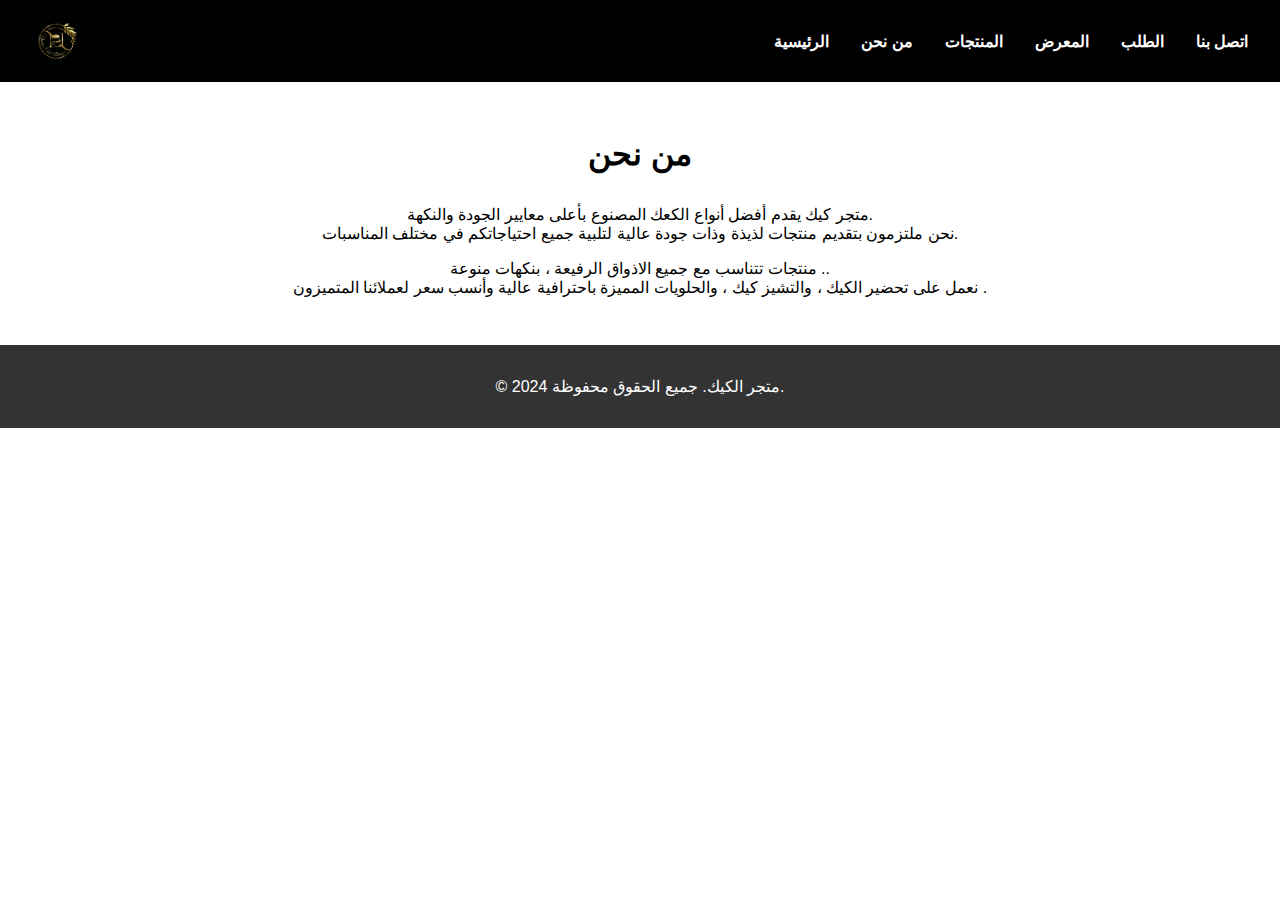
<file: about.html>
<html>
<head>
    <title> من نحن  </title>
    <link rel="stylesheet" href="styles.css">
</head>
<body>
    <header>
        <div class="logo">
            <img src="images/logo.jpg">
        </div>
        <nav>
            <ul>
                <li><a href="index.html">الرئيسية</a></li>
                <li><a href="about.html">من نحن</a></li>
                <li><a href="products.html">المنتجات</a></li>
                <li><a href="gallery.html">المعرض</a></li>
                <li><a href="order.html">الطلب</a></li>
                <li><a href="contact.html">اتصل بنا</a></li>
            </ul>
        </nav>
    </header>
    <main>
        <section class="about">
            <h1>من نحن</h1>
            <p>متجر كيك يقدم أفضل أنواع الكعك المصنوع بأعلى معايير الجودة والنكهة. </br>نحن ملتزمون بتقديم منتجات لذيذة وذات جودة عالية لتلبية جميع احتياجاتكم في مختلف المناسبات.</p>
<p> 
منتجات تتناسب مع جميع الاذواق الرفيعة ، بنكهات منوعة ..</br>

نعمل على تحضير الكيك ، والتشيز كيك ، والحلويات المميزة باحترافية عالية وأنسب سعر لعملائنا المتميزون .</p>

        </section>
    </main>
    <footer>
        <p>&copy; 2024 متجر الكيك. جميع الحقوق محفوظة.</p>
    </footer>
</body>
</html>
</file>
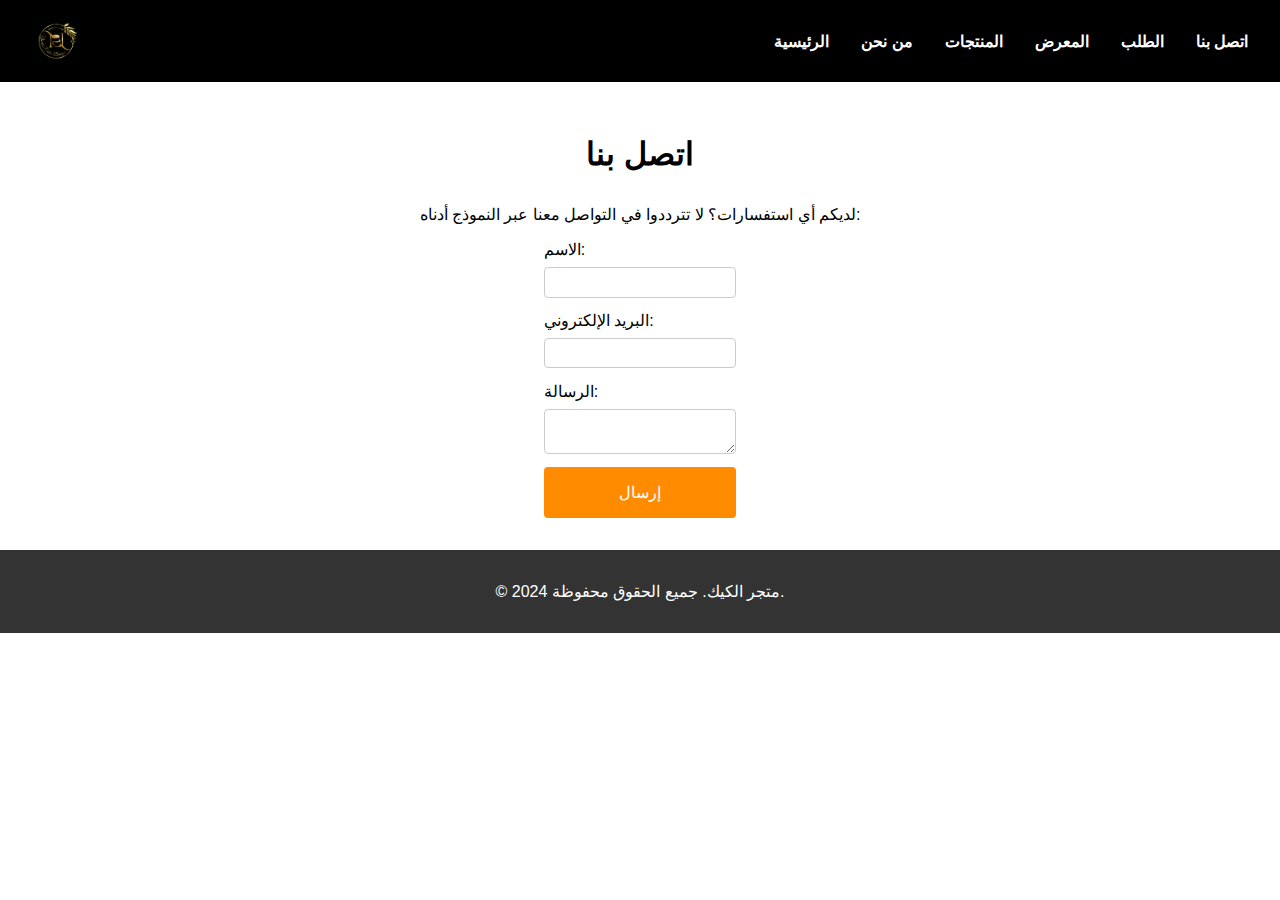
<file: contact.html>
<html>
<head>
    <title>اتصل بنا - متجر الكيك </title>
    <link rel="stylesheet" href="styles.css">
</head>
<body>
    <header>
        <div class="logo">
            <img src="images/logo.jpg">
        </div>
        <nav>
            <ul>
                <li><a href="index.html">الرئيسية</a></li>
                <li><a href="about.html">من نحن</a></li>
                <li><a href="products.html">المنتجات</a></li>
                <li><a href="gallery.html">المعرض</a></li>
                <li><a href="order.html">الطلب</a></li>
                <li><a href="contact.html">اتصل بنا</a></li>
            </ul>
        </nav>
    </header>
    <main>
        <section class="contact">
            <h1>اتصل بنا</h1>
            <p>لديكم أي استفسارات؟ لا تترددوا في التواصل معنا عبر النموذج أدناه:</p>

            <form action="submit_contact.php" method="post">
                <label for="name">الاسم:</label>
                <input type="text" id="name" name="name" required>
                
                <label for="email">البريد الإلكتروني:</label>
                <input type="email" id="email" name="email" required>
                
                <label for="message">الرسالة:</label>
                <textarea id="message" name="message" required></textarea>
                
                <button type="submit">إرسال</button>
            </form>
        </section>
    </main>
    <footer>  
        <p>&copy; 2024 متجر الكيك. جميع الحقوق محفوظة.</p>
    </footer>
</body>
</html>
</file>
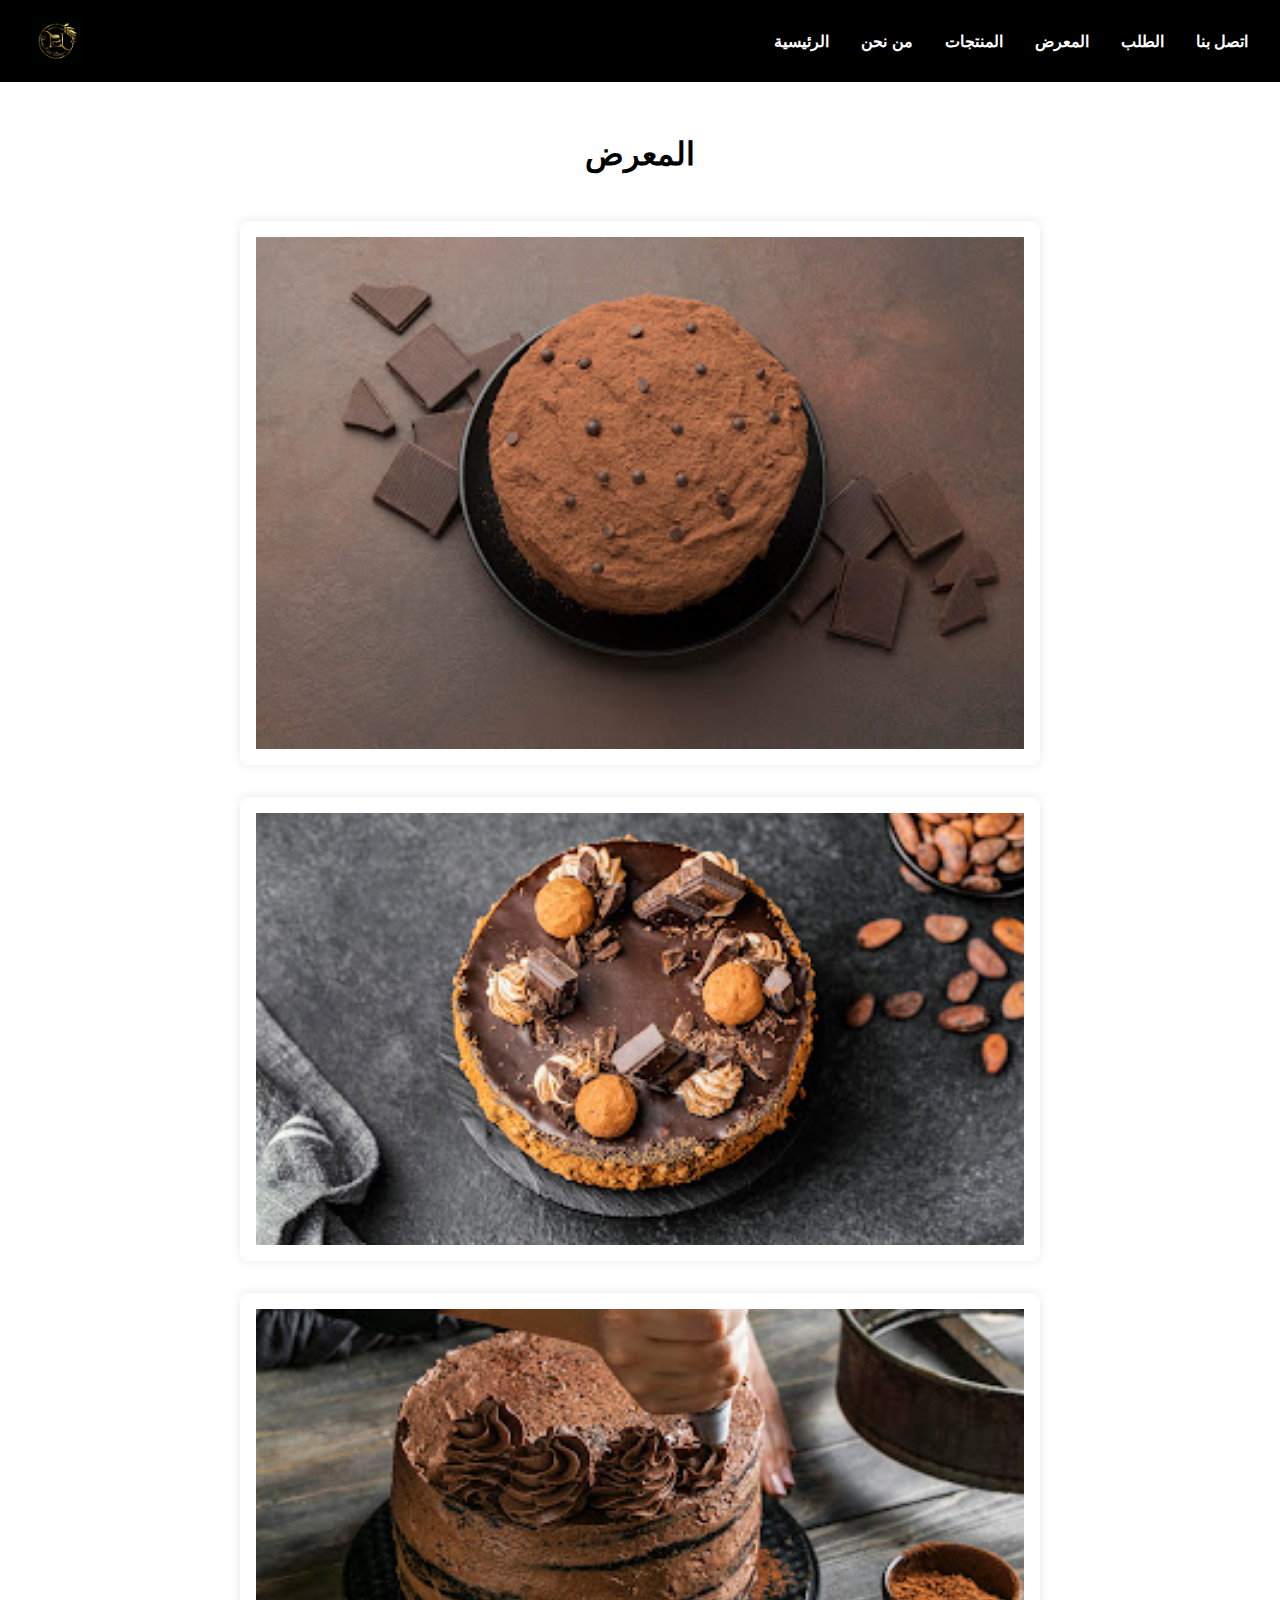
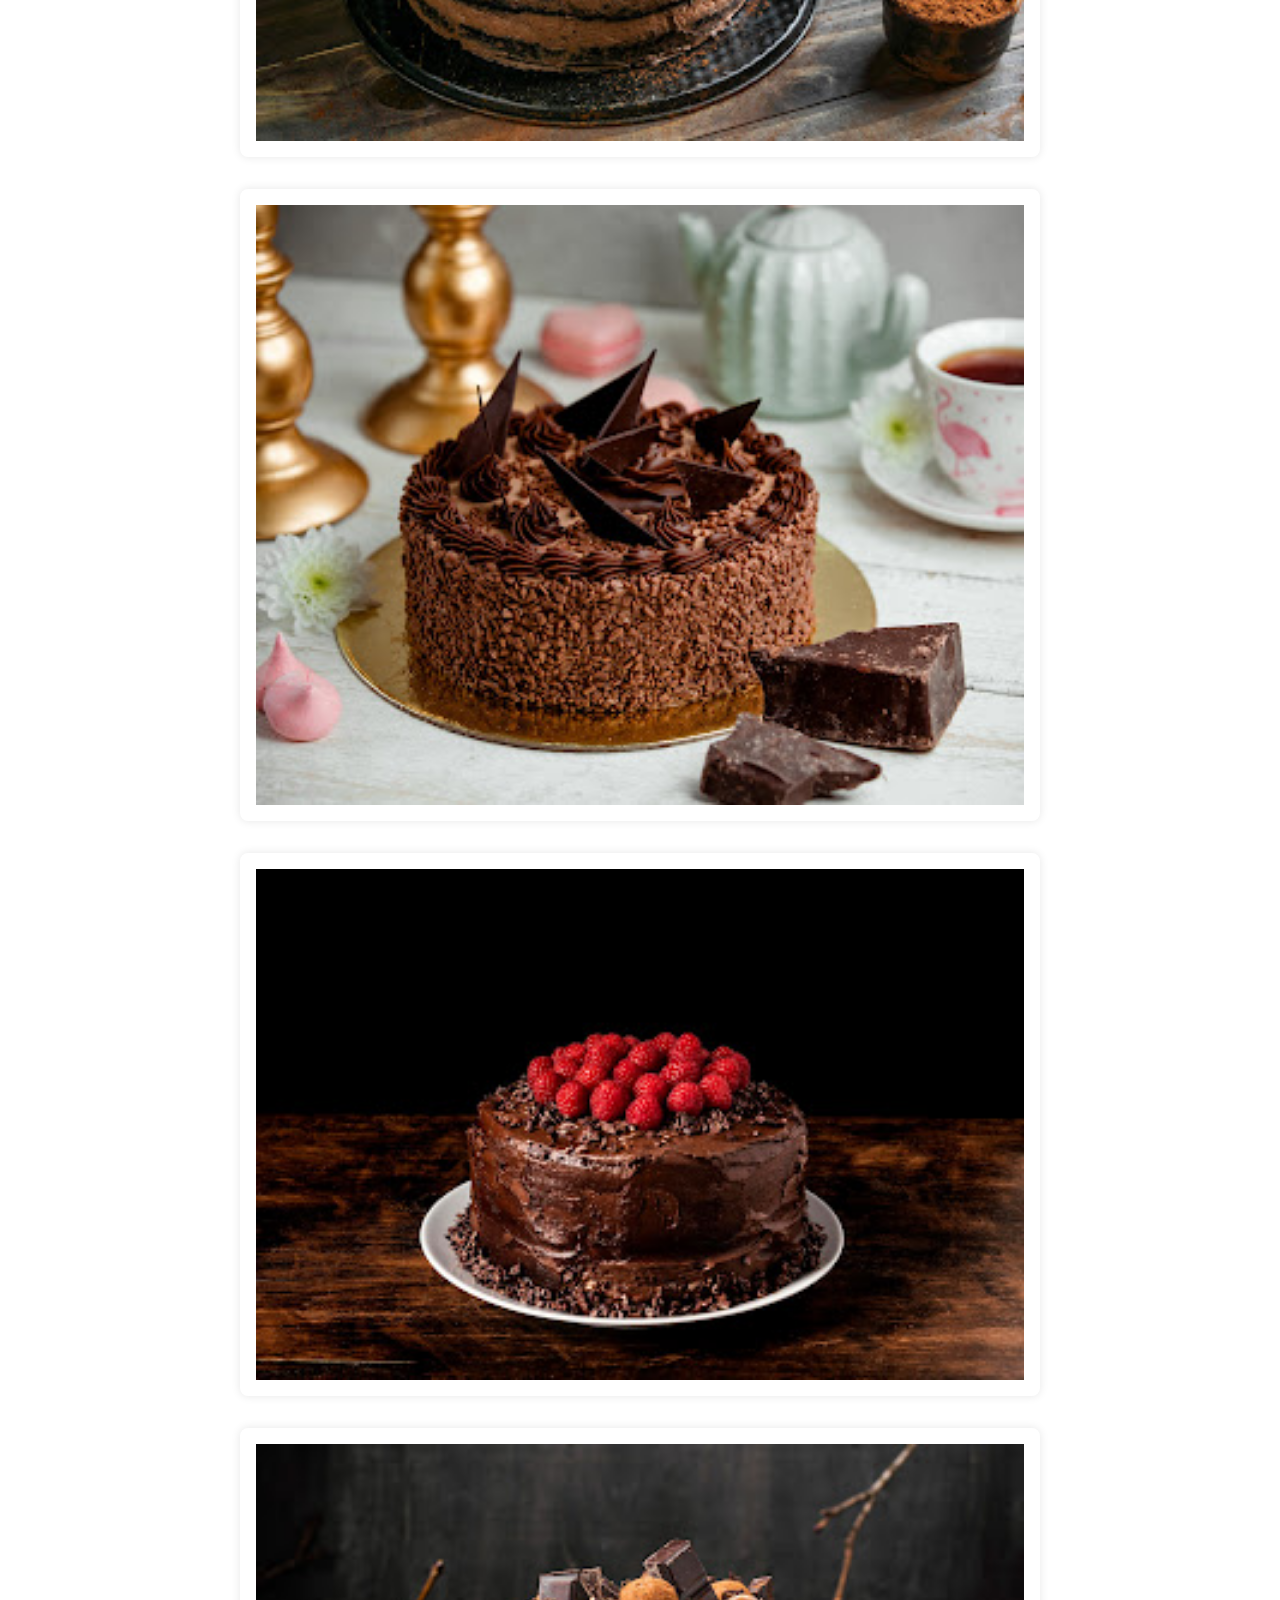
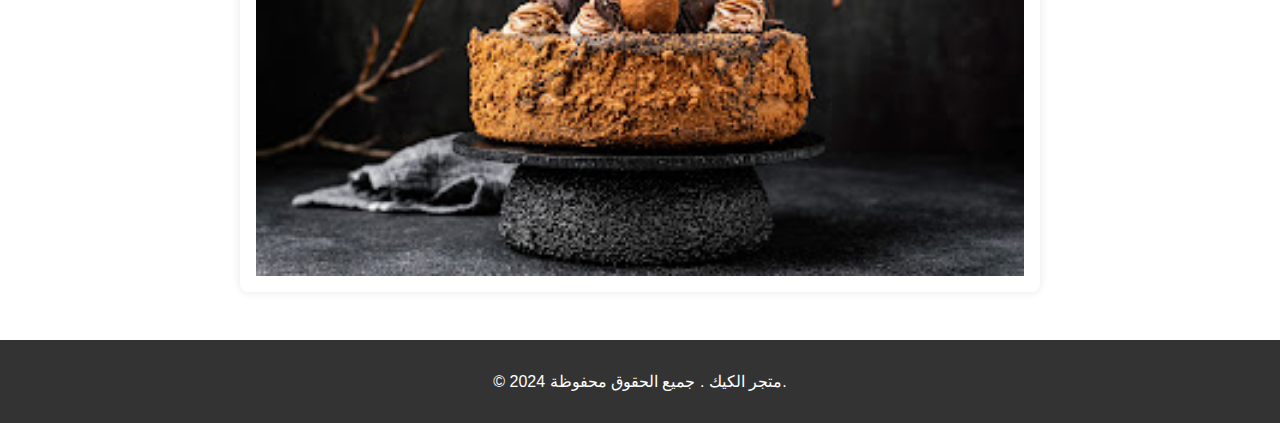
<file: gallery.html>
<html>
<head>
    <title>المعرض-متجر الكيك</title>
    <link rel="stylesheet" href="styles.css">
</head>
<body>
    <header>
        <div class="logo">
            <img src="images/logo.jpg">
        </div>
        <nav>
            <ul>
                <li><a href="index.html">الرئيسية</a></li>
                <li><a href="about.html">من نحن</a></li>
                <li><a href="products.html">المنتجات</a></li>
                <li><a href="gallery.html">المعرض</a></li>
                <li><a href="order.html">الطلب</a></li>
                <li><a href="contact.html">اتصل بنا</a></li>
            </ul>
        </nav>
    </header>
    <main>
        <section class="gallery">
            <h1>المعرض</h1>
            <div class="gallery-images">
                <img src="images/gallery-img-1.jpg">
                <img src="images/gallery-img-2.jpg">
                <img src="images/gallery-img-3.jpg">
                <img src="images/gallery-img-4.jpg">
                <img src="images/gallery-img-5.jpg">
                <img src="images/gallery-img-6.jpg">


            </div>
        </section>
    </main>
    <footer>
        <p>&copy; 2024 متجر الكيك . جميع الحقوق محفوظة.</p>
    </footer>
</body>
</html>
</file>
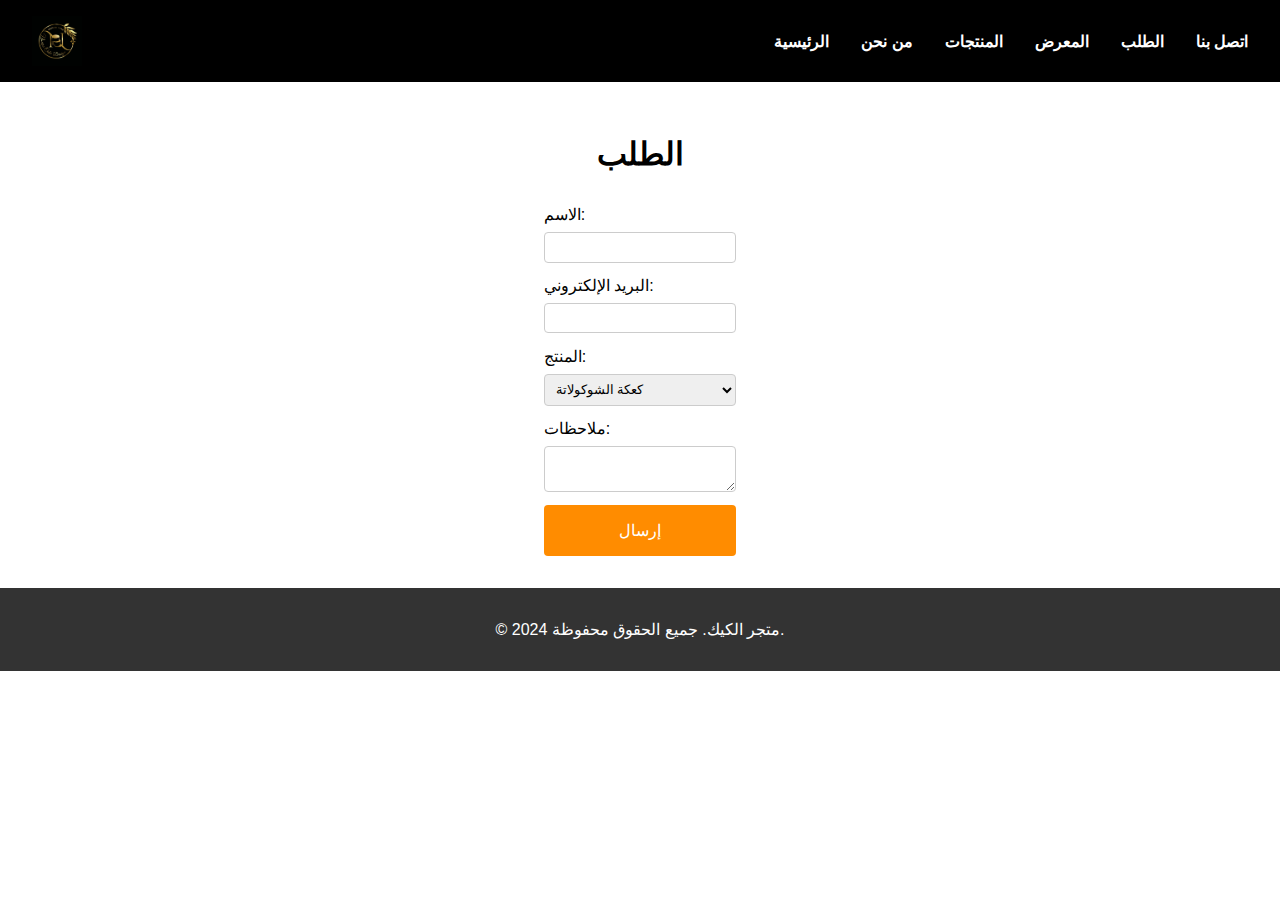
<file: order.html>
<html>
<head>
    <title>الطلب - متجر الكيك </title>
    <link rel="stylesheet" href="styles.css">
</head>
<body>
    <header>
        <div class="logo">
            <img src="images/logo.jpg">
        </div>
        <nav>
            <ul>
                <li><a href="index.html">الرئيسية</a></li>
                <li><a href="about.html">من نحن</a></li>
                <li><a href="products.html">المنتجات</a></li>
                <li><a href="gallery.html">المعرض</a></li>
                <li><a href="order.html">الطلب</a></li>
                <li><a href="contact.html">اتصل بنا</a></li>
            </ul>
        </nav>
    </header>
    <main>
        <section class="order">
            <h1>الطلب</h1>
            <form action="submit_order.php" method="post">
                <label for="name">الاسم:</label>
                <input type="text" id="name" name="name" required>
                
                <label for="email">البريد الإلكتروني:</label>
                <input type="email" id="email" name="email" required>
                
                <label for="product">المنتج:</label>
                <select id="product" name="product" required>
                    <option value="chocolate_cake">كعكة الشوكولاتة</option>
                    <option value="fruit_cake">كعكة الفواكه</option>
                    <option value="Kunafa_cake">كعكة الكنافة</option>
                    <option value="cheese_cake"> تشيز كيك</option>
                    <option value="Mini_cake">مني كيك</option>
                </select>
                
                <label for="message">ملاحظات:</label>
                <textarea id="message" name="message"></textarea>
                
                <button type="submit">إرسال</button>
            </form>
        </section>
    </main>
    <footer>
        <p>&copy; 2024 متجر الكيك. جميع الحقوق محفوظة.</p>
    </footer>
</body>
</html>
</file>
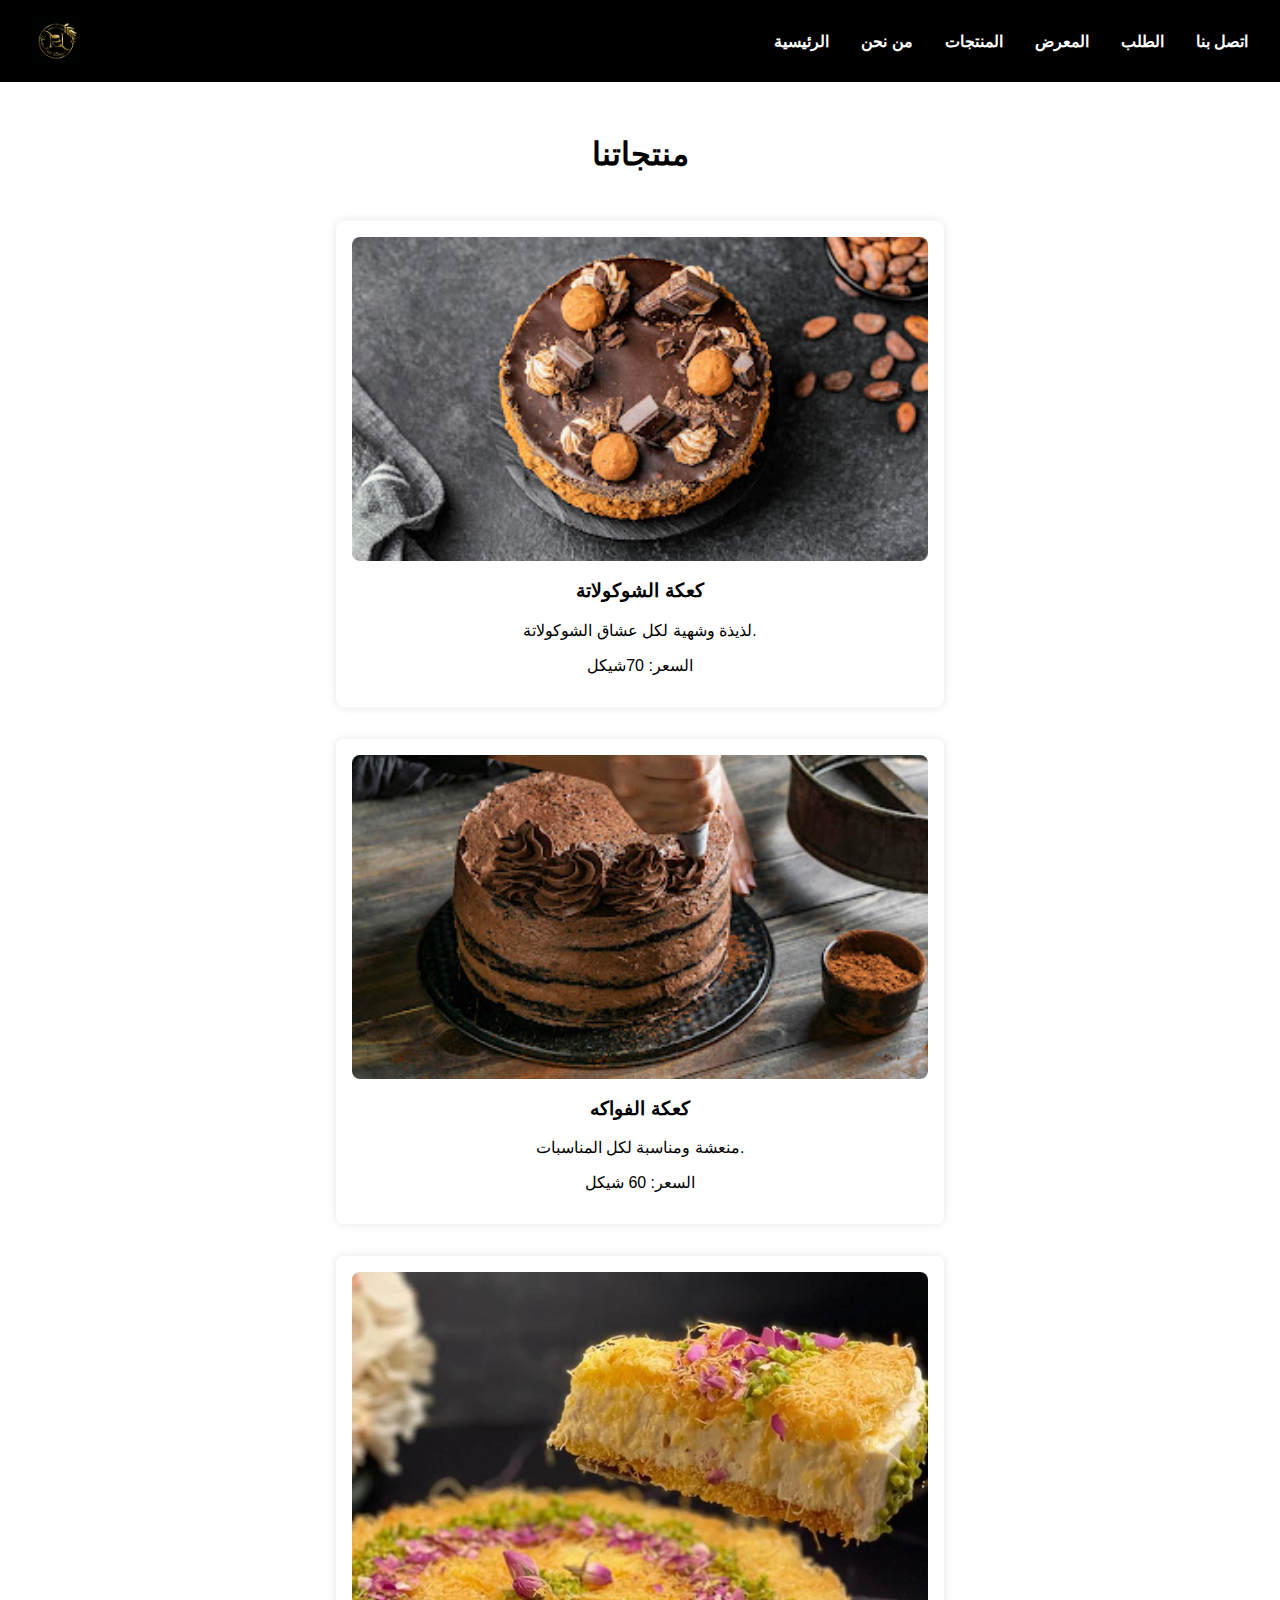
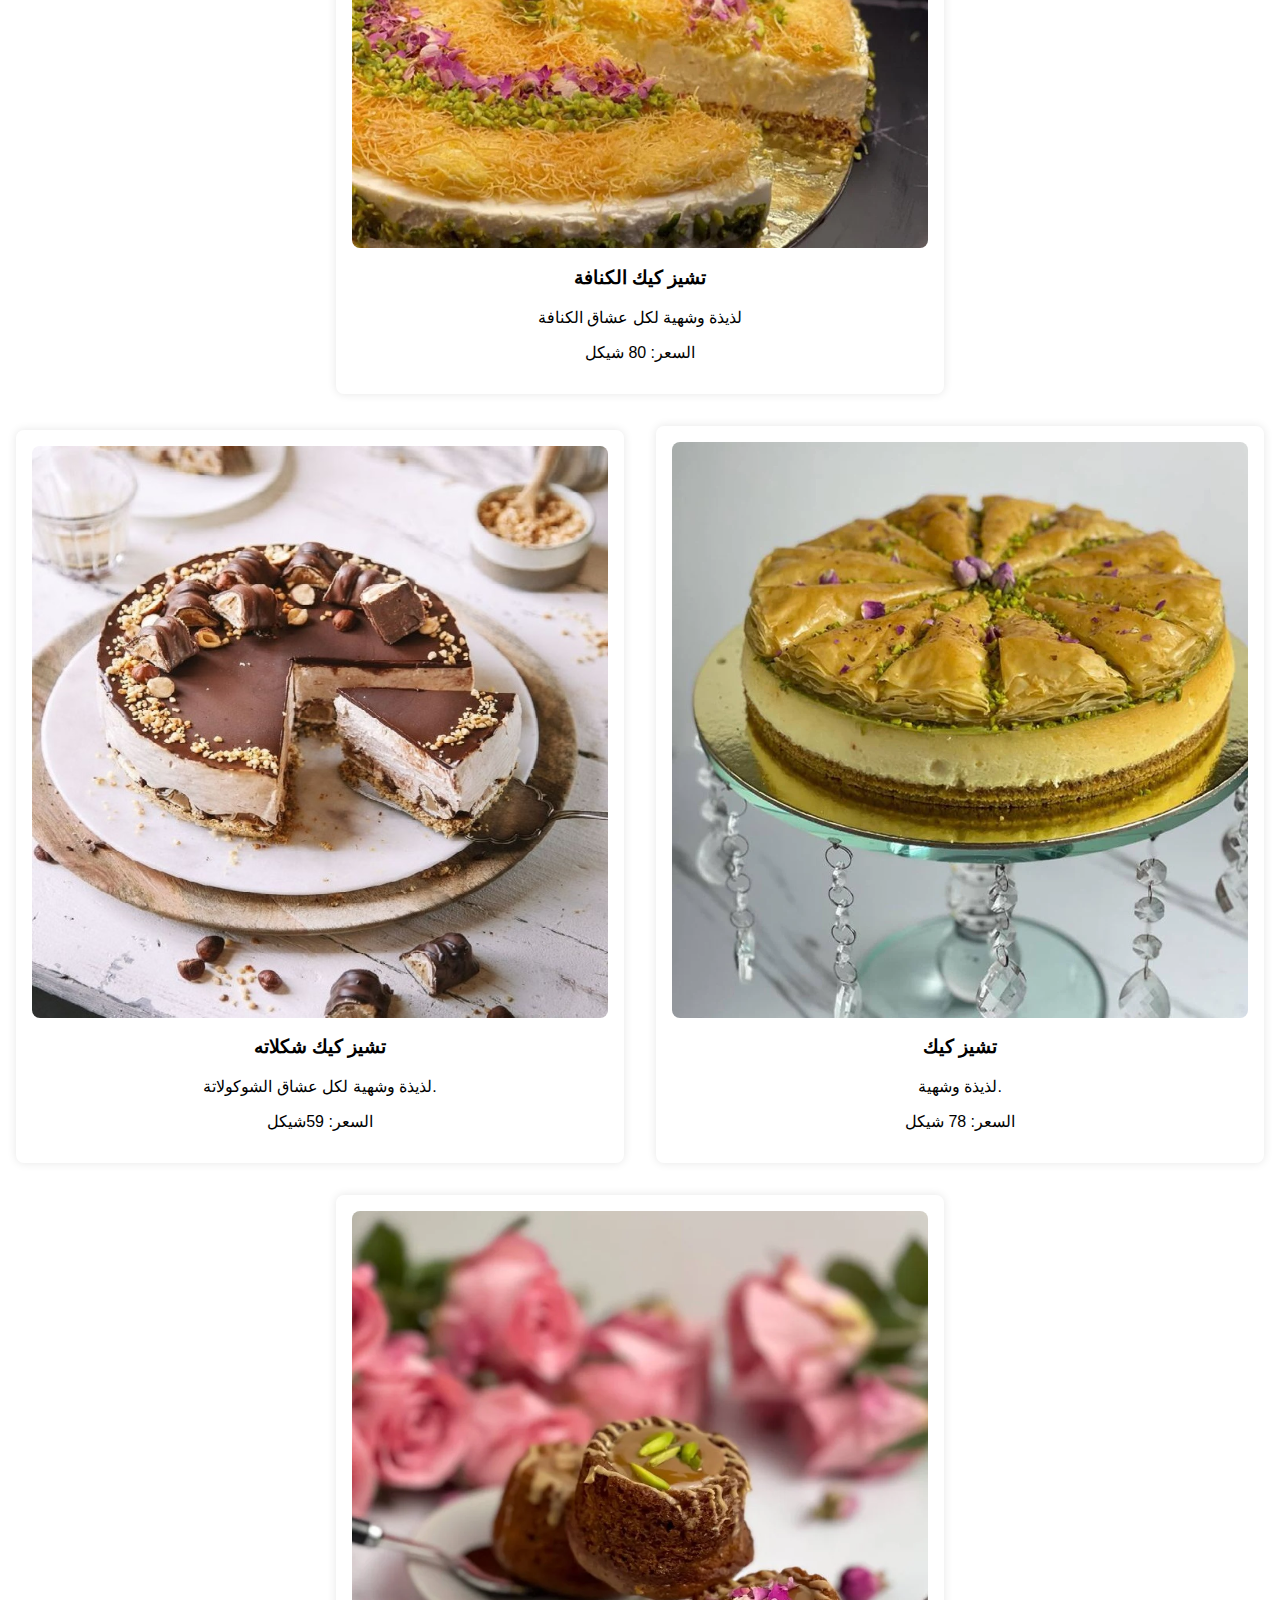
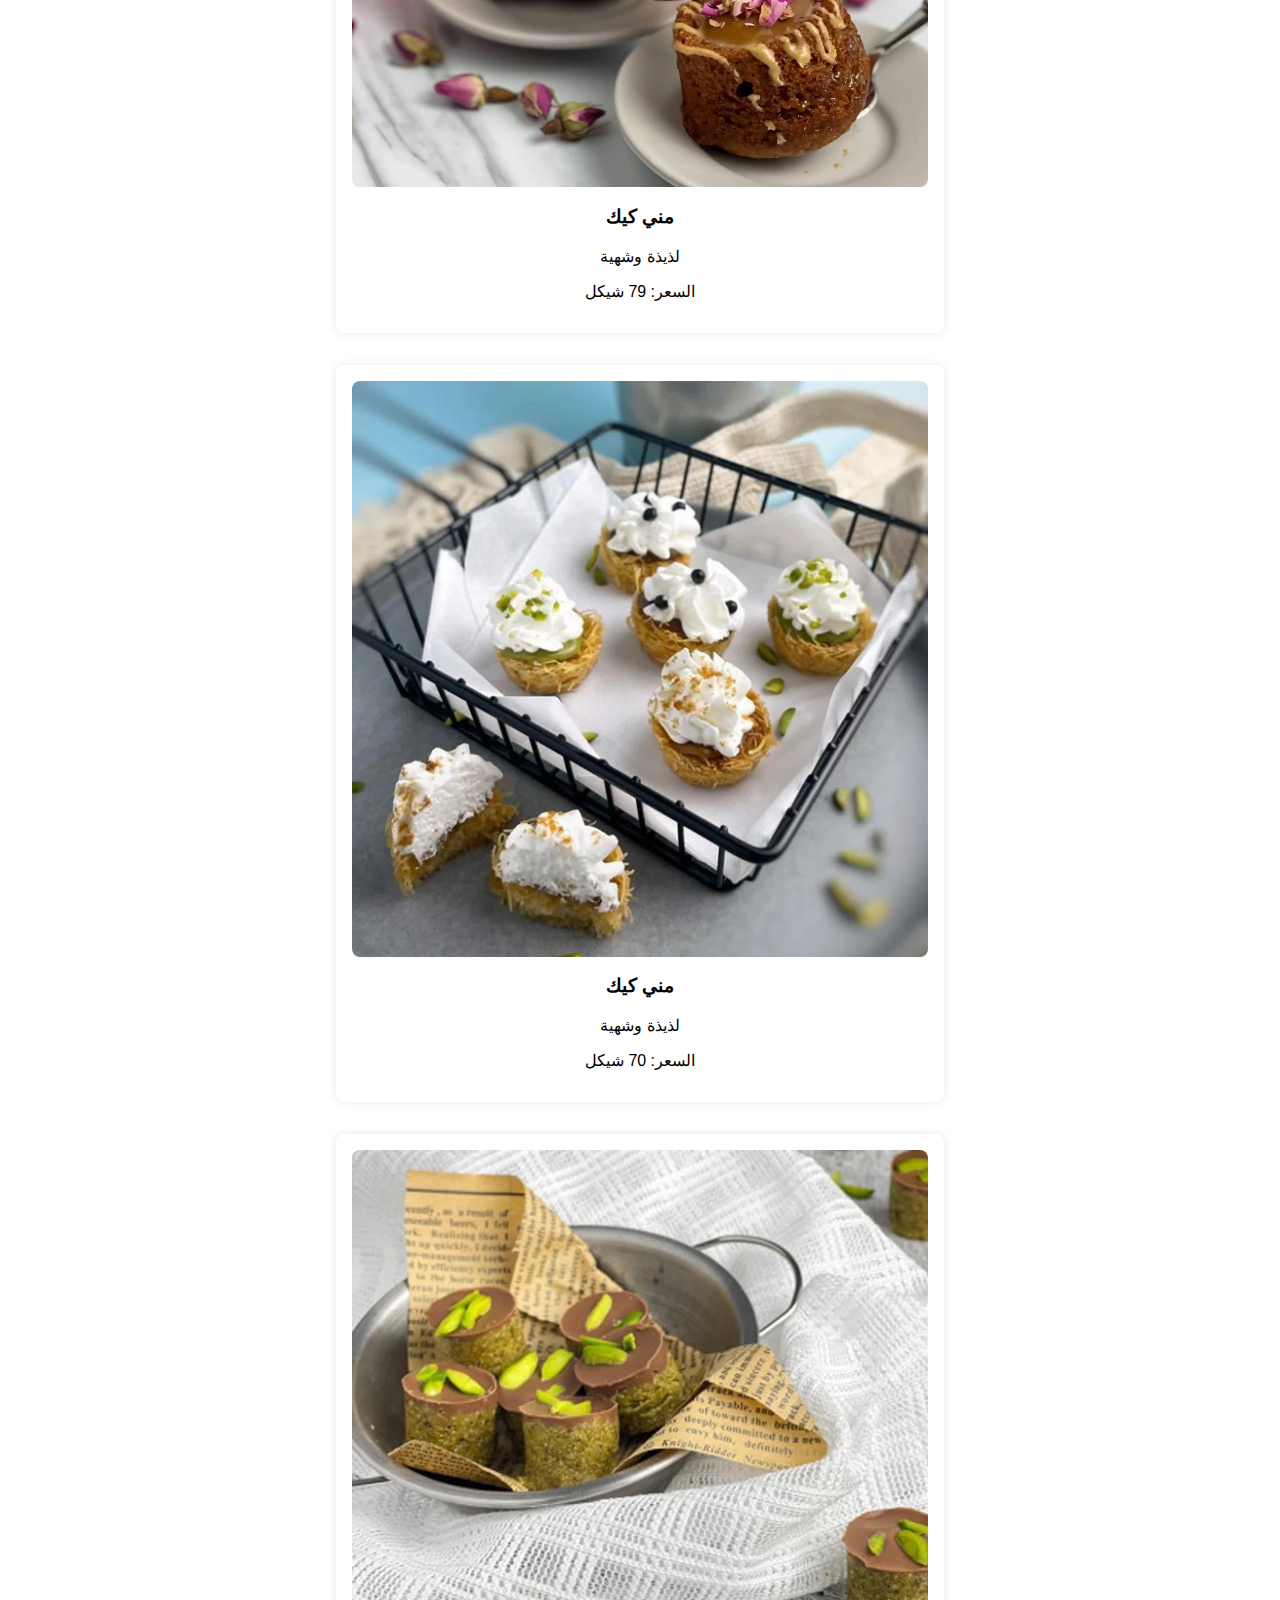
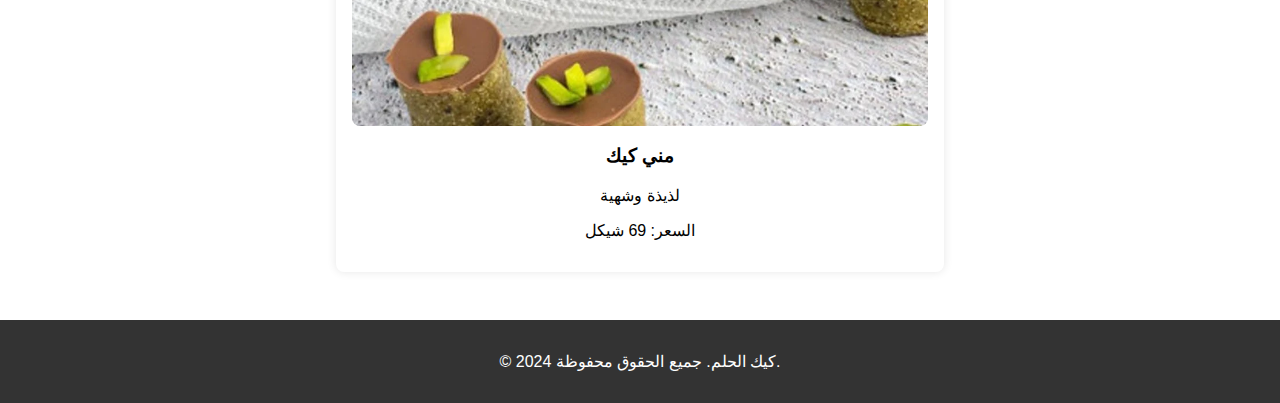
<file: products.html>
<html>
<head>
    <title>المنتجات - كيك الحلم</title>
    <link rel="stylesheet" href="styles.css">
</head>
<body>
    <header>
        <div class="logo">
            <img src="images/logo.jpg">
        </div>
        <nav>
            <ul>
                <li><a href="index.html">الرئيسية</a></li>
                <li><a href="about.html">من نحن</a></li>
                <li><a href="products.html">المنتجات</a></li>
                <li><a href="gallery.html">المعرض</a></li>
                <li><a href="order.html">الطلب</a></li>
                <li><a href="contact.html">اتصل بنا</a></li>
            </ul>
        </nav>
    </header>
    <main>
        <section class="products">
            <h1>منتجاتنا</h1>
            <div class="product">
                <img src="images/gallery-img-2.jpg">
                <h3>كعكة الشوكولاتة</h3>
                <p>لذيذة وشهية لكل عشاق الشوكولاتة.</p>
                <p>السعر: 70شيكل</p>
            </div>
            <div class="product">
                <img src="images/gallery-img-3.jpg" >
                <h3>كعكة الفواكه</h3>
                <p>منعشة ومناسبة لكل المناسبات.</p>
                <p>السعر: 60 شيكل</p>
            </div>
            <div class="product">
                <img src="images/تشيز كيك الكنافة.jpg" >
                <h3>تشيز كيك الكنافة</h3>
                <p>لذيذة وشهية لكل عشاق الكنافة</p>
                <p>السعر: 80 شيكل</p>
            </div>
                <div class="product">
                <img src="images/تشيز كيك شكلاته.jpg">
                <h3>تشيز كيك شكلاته </h3>
                <p>لذيذة وشهية لكل عشاق الشوكولاتة.</p>
                <p>السعر: 59شيكل</p>
            </div><div class="product">
                <img src="images/تشيز كيك.jpg" >
                <h3>تشيز كيك</h3>
                <p>لذيذة وشهية.</p>
                <p>السعر: 78 شيكل</p>
            </div><div class="product">
                <img src="images/1مني كيك.jpg" >
                <h3>مني كيك</h3>
                <p>لذيذة وشهية</p>
                <p>السعر: 79 شيكل</p>
            </div>
 <div class="product">
                <img src="images/مني كيك2.jpg" >
                <h3>مني كيك</h3>
                <p>لذيذة وشهية</p>
                <p>السعر: 70 شيكل</p>
            </div>
 <div class="product">
                <img src="images/3مني كيك.jpg" >
                <h3>مني كيك</h3>
                <p>لذيذة وشهية</p>
                <p>السعر: 69 شيكل</p>
            </div>
        </section>
    </main>
    <footer>
        <p>&copy; 2024 كيك الحلم. جميع الحقوق محفوظة.</p>
    </footer>
</body>
</html>
</file>
<file: styles.css>
body {
    font-family: Arial, sans-serif;
    margin: 0;
    padding: 0;
    box-sizing: border-box;
    background-color:#fff ;
}

header {
    background: #000;
    color: #fff;
    display: flex;
    justify-content: space-between;
    align-items: center;
    padding: 1em 2em;
}

header .logo img {
    height: 50px;
}

nav ul {
    list-style: none;
    display: flex;
    margin: 0;
    padding: 0;
}

nav ul li {
    margin-left: 2em;
}

nav ul li a {
    color: #fff;
    text-decoration: none;
    font-weight: bold;
}

.hero {
    background: url('images/hero.jpg') no-repeat center center/cover;
    color: #9e7e30;
    text-align: center;
    padding: 5em 1em;
}

.hero .btn {
    background: #fff;
    color: #caa968;
    padding: 1em 2em;
    text-decoration: none;
    font-weight: bold;
    border-radius: 5px;
}

.featured, .about, .products, .gallery, .order, .contact {
    text-align: center;
    padding: 2em 0;
}

.featured h2, .about h1, .products h1, .gallery h1, .order h1, .contact h1 {
    margin-bottom: 1em;
}

.featured .cake, .products .product, .gallery .gallery-images img {
    display: inline-block;
    width: 45%;
    margin: 1em;
    text-align: center;
    background: #fff;
    padding: 1em;
    border-radius: 8px;
    box-shadow: 0 0 10px rgba(0, 0, 0, 0.1);
}
.gallery .gallery-images img {
    width: 60%;
    border-radius: 8px;
}

.featured .cake img, .products .product img{
    width: 100%;
    border-radius: 8px;
}

.order form, .contact form {
    display: inline-block;
    text-align: left;
    max-width: 500px;
    margin: 0 auto;
}

.order form label, .contact form label {
    display: block;
    margin-bottom: 0.5em;
}

.order form input, .order form select, .order form textarea, .contact form input, .contact form textarea {
    width: 100%;
    padding: 0.5em;
    margin-bottom: 1em;
    border: 1px solid #ccc;
    border-radius: 4px;
}

.order form button, .contact form button {
    display: block;
    width: 100%;
    padding: 1em;
    background: #ff8c00;
    color: #fff;
    border: none;
    border-radius: 4px;
    font-size: 1em;
    cursor: pointer;
}

.order form button:hover, .contact form button:hover {
    background: #e67e00;
}

footer {
    text-align: center;
    padding: 1em 0;
    background: #333;
    color: #fff;
}
</file>
